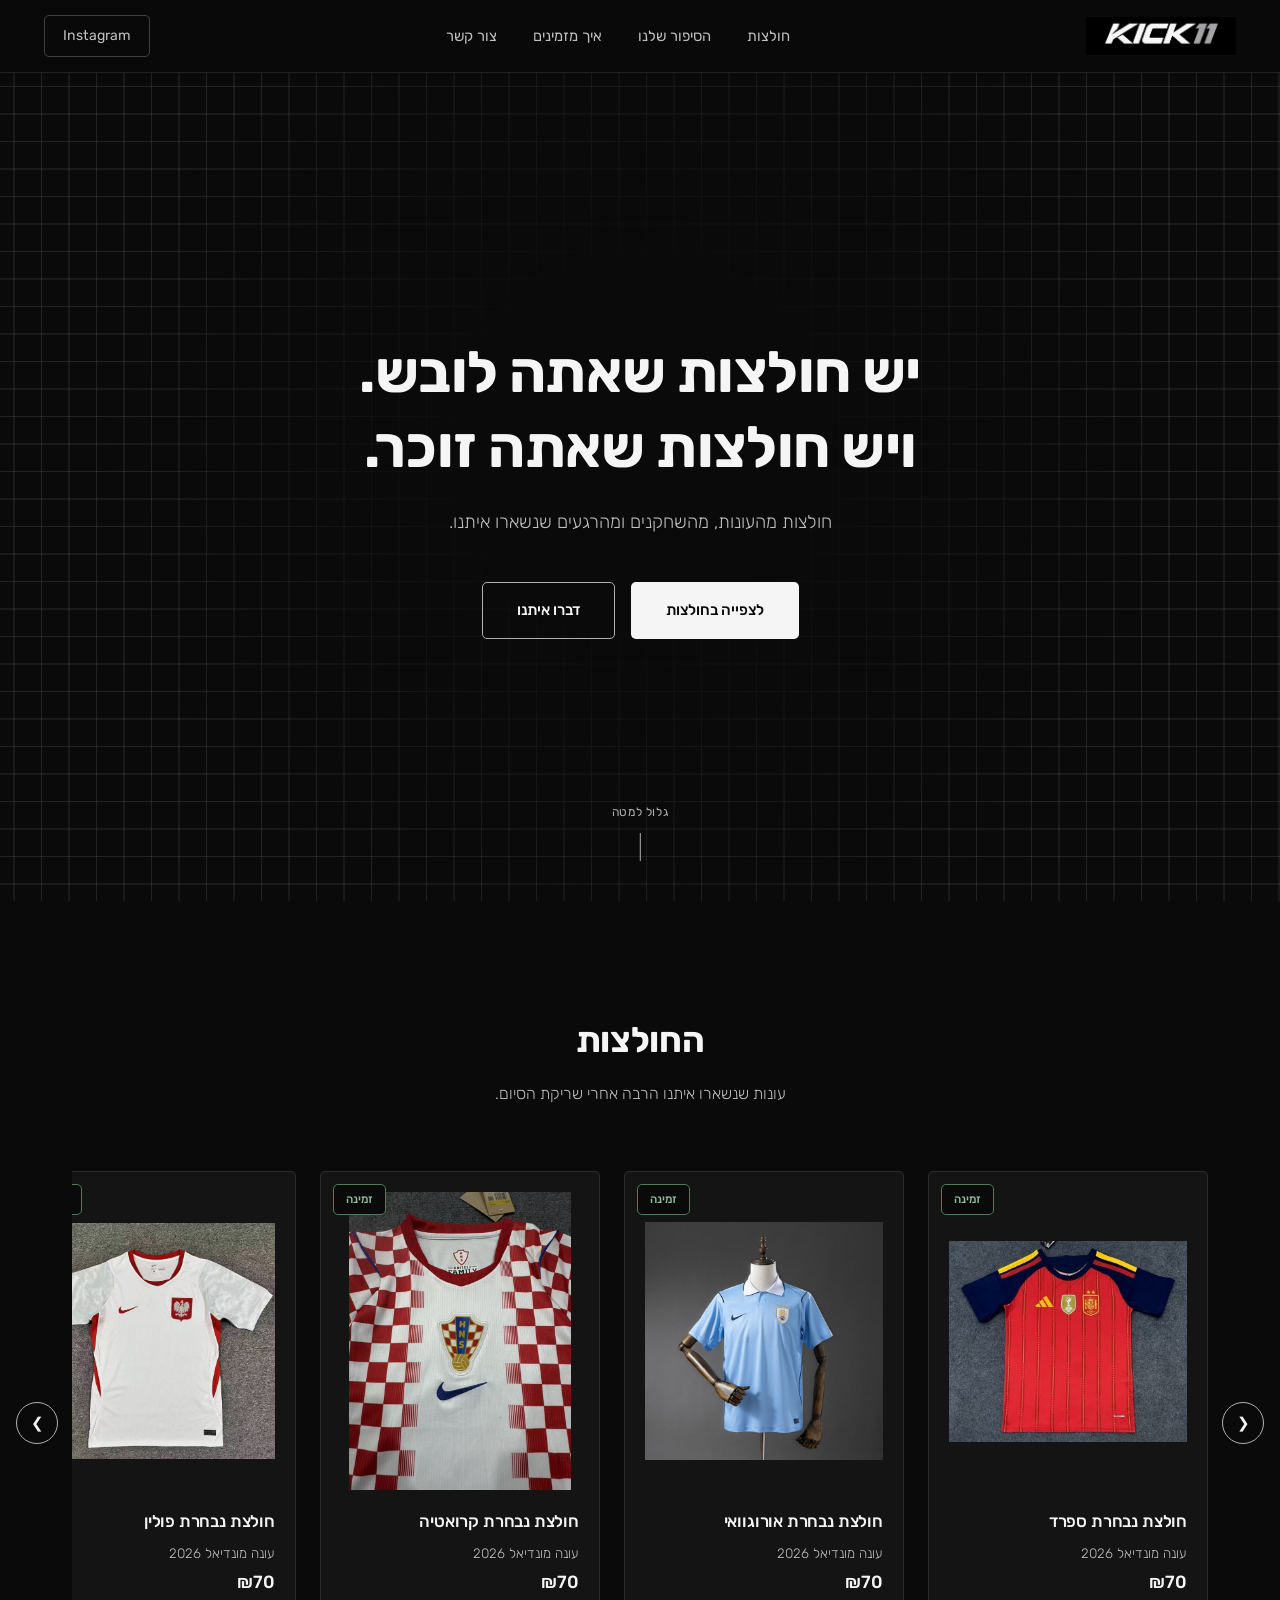
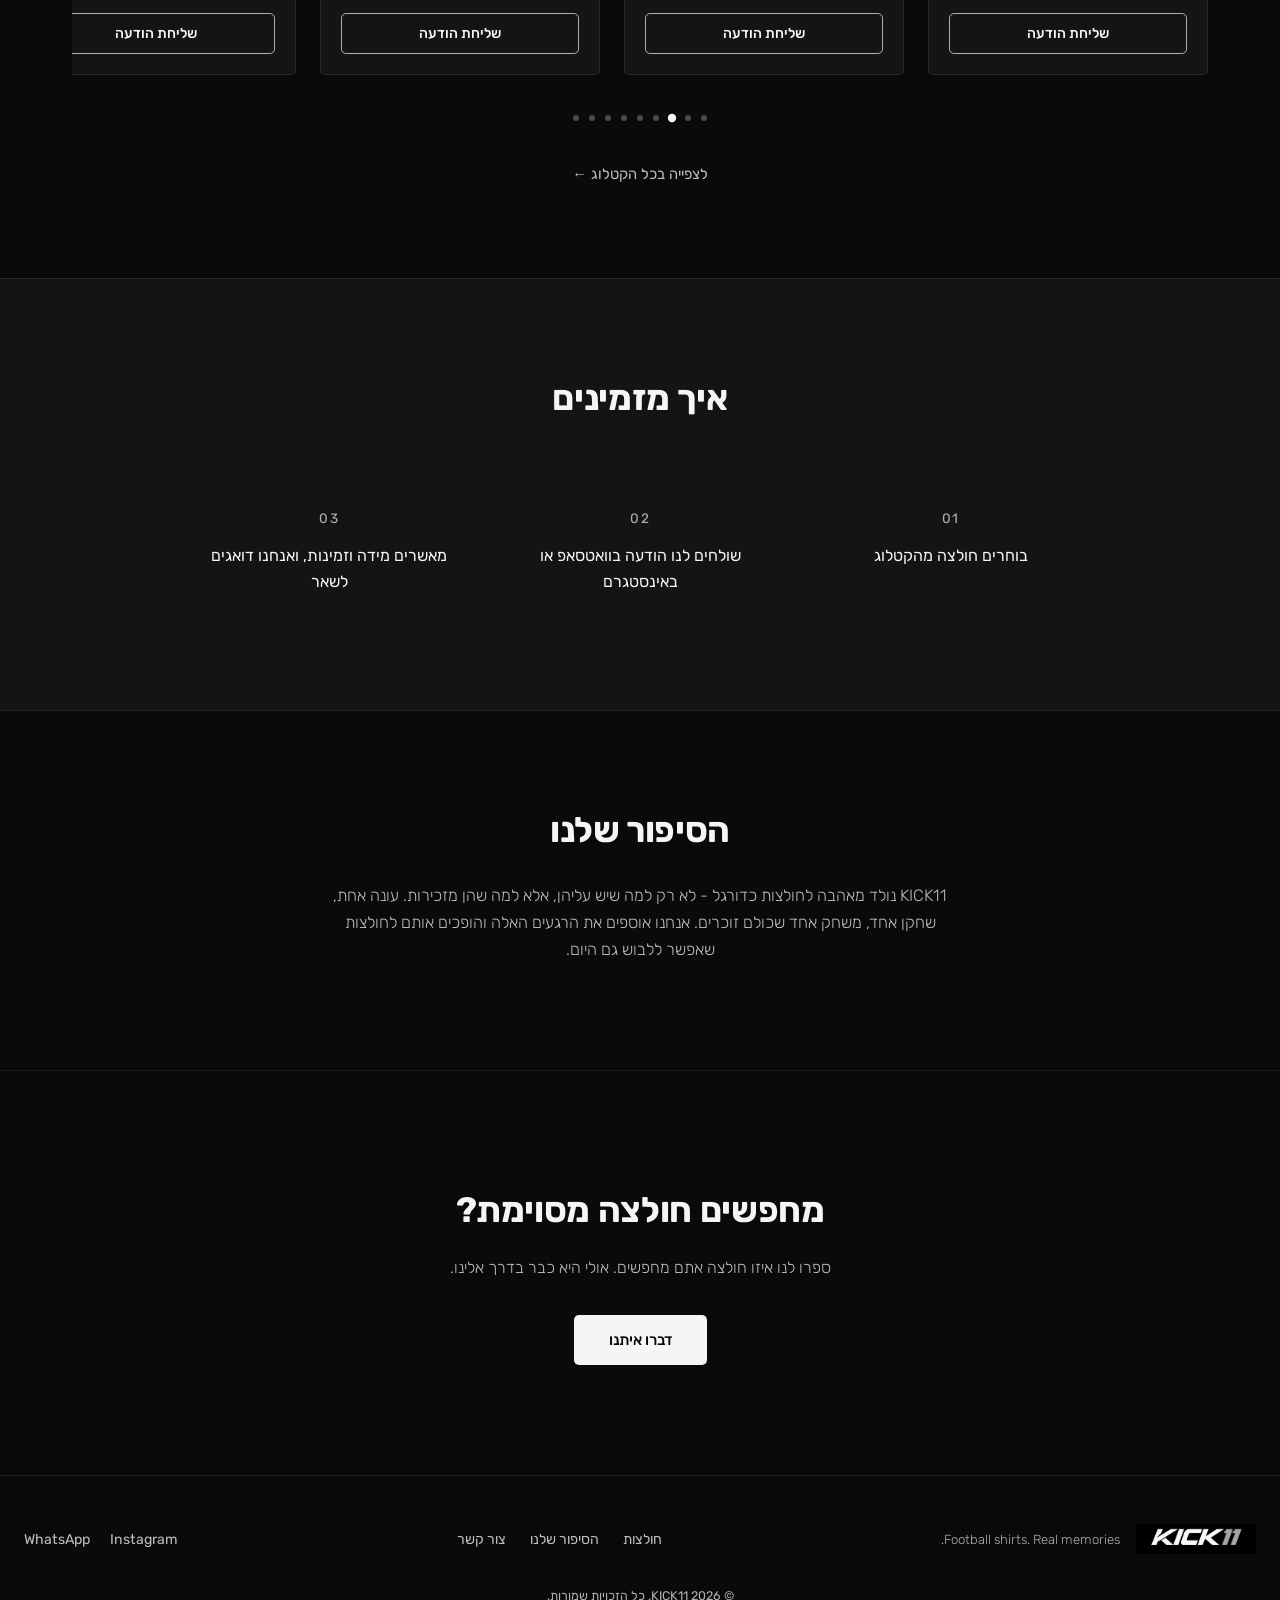
<file: index.html>
<!DOCTYPE html>
<html lang="he" dir="rtl">
<head>
<meta charset="UTF-8">
<meta name="viewport" content="width=device-width, initial-scale=1.0">
<title>KICK11 | חולצות כדורגל עם משמעות</title>
<meta name="description" content="KICK11 - חולצות מהעונות, מהשחקנים ומהרגעים שנשארו איתנו. מותג ישראלי לחובבי כדורגל.">
<link rel="icon" type="image/jpeg" href="assets/logo.jpg">
<link rel="preconnect" href="https://fonts.googleapis.com">
<link rel="preconnect" href="https://fonts.gstatic.com" crossorigin>
<link href="https://fonts.googleapis.com/css2?family=Rubik:wght@300;400;500;600;700;800&display=swap" rel="stylesheet">
<link rel="stylesheet" href="css/style.css">
</head>
<body>

<a class="skip-link" href="#main-content">דלג לתוכן הראשי</a>

<header class="site-header" id="site-header">
  <div class="header-inner">
    <a href="#top" class="brand" aria-label="KICK11 - דף הבית">
      <img src="assets/logo.jpg" alt="KICK11" class="brand-logo">
    </a>

    <nav class="main-nav" id="main-nav" aria-label="ניווט ראשי">
      <ul>
        <li><a href="#products">חולצות</a></li>
        <li><a href="#story">הסיפור שלנו</a></li>
        <li><a href="#how-to-order">איך מזמינים</a></li>
        <li><a href="#contact">צור קשר</a></li>
      </ul>
    </nav>

    <a class="header-instagram" href="https://www.instagram.com/kick.11_" target="_blank" rel="noopener" aria-label="KICK11 באינסטגרם">Instagram</a>

    <button class="hamburger" id="hamburger-btn" aria-expanded="false" aria-controls="mobile-nav" aria-label="פתיחת תפריט ניווט">
      <span></span><span></span><span></span>
    </button>
  </div>

  <nav class="mobile-nav" id="mobile-nav" aria-label="ניווט למובייל" hidden>
    <ul>
      <li><a href="#products">חולצות</a></li>
      <li><a href="#story">הסיפור שלנו</a></li>
      <li><a href="#how-to-order">איך מזמינים</a></li>
      <li><a href="#contact">צור קשר</a></li>
      <li><a href="https://www.instagram.com/kick.11_" target="_blank" rel="noopener">Instagram</a></li>
    </ul>
  </nav>
</header>

<main id="main-content">

  <section class="hero" id="top">
    <div class="hero-content">
      <h1 class="fade-in-up">יש חולצות שאתה לובש.<br>ויש חולצות שאתה זוכר.</h1>
      <p class="hero-tagline fade-in-up delay-1">חולצות מהעונות, מהשחקנים ומהרגעים שנשארו איתנו.</p>
      <div class="hero-ctas fade-in-up delay-2">
        <a href="#products" class="btn btn-primary">לצפייה בחולצות</a>
        <button class="btn btn-secondary" id="open-hero-modal">דברו איתנו</button>
      </div>
    </div>
    <a href="#products" class="scroll-hint" aria-label="גלול למטה לצפייה בחולצות">
      <span class="scroll-hint-text">גלול למטה</span>
      <span class="scroll-hint-line"></span>
    </a>
  </section>

  <section class="products-section" id="products" aria-labelledby="products-title">
    <div class="section-head">
      <h2 id="products-title">החולצות</h2>
      <p class="section-sub">עונות שנשארו איתנו הרבה אחרי שריקת הסיום.</p>
    </div>

    <div class="carousel-wrap">
      <button class="carousel-arrow carousel-arrow-prev" id="carousel-prev" aria-label="החולצה הקודמת">&#10094;</button>

      <div class="carousel" id="carousel" tabindex="0" role="region" aria-label="קרוסלת חולצות - השתמשו בחיצי המקלדת לניווט">
        <ul class="carousel-track" id="carousel-track"></ul>
      </div>

      <button class="carousel-arrow carousel-arrow-next" id="carousel-next" aria-label="החולצה הבאה">&#10095;</button>
    </div>

    <div class="carousel-dots" id="carousel-dots" role="tablist" aria-label="ניווט בין חולצות"></div>

    <div class="catalog-link-wrap">
      <a href="catalog.html" class="catalog-link">לצפייה בכל הקטלוג ←</a>
    </div>
  </section>

  <section class="how-section reveal" id="how-to-order" aria-labelledby="how-title">
    <div class="section-head">
      <h2 id="how-title">איך מזמינים</h2>
    </div>
    <ol class="how-steps">
      <li class="how-step">
        <span class="how-step-num">01</span>
        <p>בוחרים חולצה מהקטלוג</p>
      </li>
      <li class="how-step">
        <span class="how-step-num">02</span>
        <p>שולחים לנו הודעה בוואטסאפ או באינסטגרם</p>
      </li>
      <li class="how-step">
        <span class="how-step-num">03</span>
        <p>מאשרים מידה וזמינות, ואנחנו דואגים לשאר</p>
      </li>
    </ol>
  </section>

  <section class="story-section reveal" id="story" aria-labelledby="story-title">
    <div class="story-inner">
      <h2 id="story-title">הסיפור שלנו</h2>
      <p>KICK11 נולד מאהבה לחולצות כדורגל - לא רק למה שיש עליהן, אלא למה שהן מזכירות. עונה אחת, שחקן אחד, משחק אחד שכולם זוכרים. אנחנו אוספים את הרגעים האלה והופכים אותם לחולצות שאפשר ללבוש גם היום.</p>
    </div>
  </section>

  <section class="cta-section reveal" id="contact" aria-labelledby="cta-title">
    <div class="cta-inner">
      <h2 id="cta-title">מחפשים חולצה מסוימת?</h2>
      <p>ספרו לנו איזו חולצה אתם מחפשים. אולי היא כבר בדרך אלינו.</p>
      <button class="btn btn-primary" id="open-cta-modal">דברו איתנו</button>
    </div>
  </section>

</main>

<footer class="site-footer">
  <div class="footer-inner">
    <div class="footer-brand">
      <img src="assets/logo.jpg" alt="KICK11" class="footer-logo">
      <span class="footer-tagline">Football shirts. Real memories.</span>
    </div>

    <nav class="footer-nav" aria-label="ניווט בפוטר">
      <ul>
        <li><a href="#products">חולצות</a></li>
        <li><a href="#story">הסיפור שלנו</a></li>
        <li><a href="#contact">צור קשר</a></li>
      </ul>
    </nav>

    <div class="footer-social">
      <a href="https://www.instagram.com/kick.11_" target="_blank" rel="noopener" aria-label="עקבו אחרינו באינסטגרם">Instagram</a>
      <a href="https://wa.me/972553068678" target="_blank" rel="noopener" aria-label="דברו איתנו בוואטסאפ">WhatsApp</a>
    </div>
  </div>
  <p class="footer-copy">© 2026 KICK11. כל הזכויות שמורות.</p>
</footer>

<div class="modal-overlay" id="dm-modal" hidden>
  <div class="modal" role="dialog" aria-modal="true" aria-labelledby="dm-modal-title" id="modal-box">
    <button class="modal-close" id="modal-close-btn" aria-label="סגירת חלון">&times;</button>
    <h2 id="dm-modal-title">מתעניינים בחולצה?</h2>
    <p class="modal-desc">שלחו לנו הודעה ונחזור אליכם עם פרטים על החולצה והזמינות.</p>
    <div class="modal-links">
      <a id="modal-whatsapp-link" href="#" target="_blank" rel="noopener" class="btn btn-primary modal-link">WhatsApp</a>
      <a id="modal-instagram-link" href="https://www.instagram.com/kick.11_" target="_blank" rel="noopener" class="btn btn-secondary modal-link">Instagram</a>
    </div>
  </div>
</div>

<script src="js/main.js"></script>
</body>
</html>
</file>
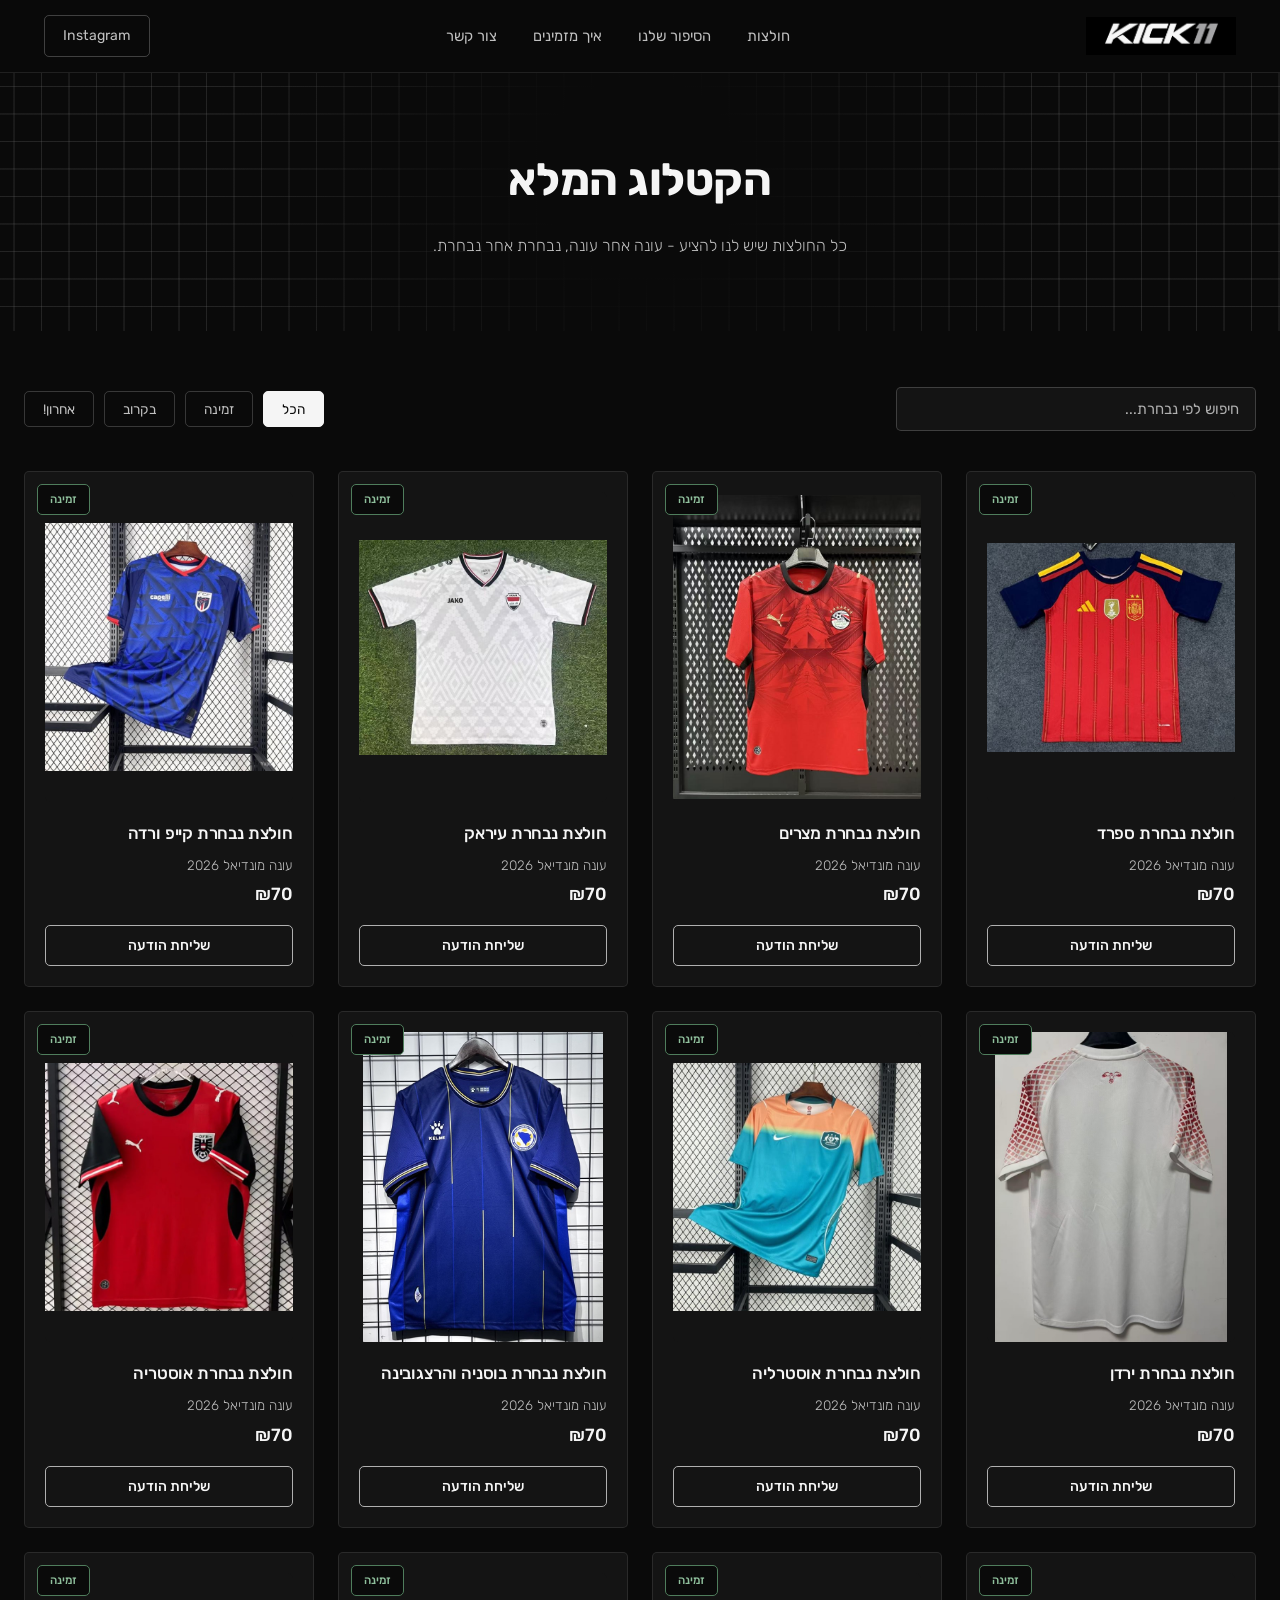
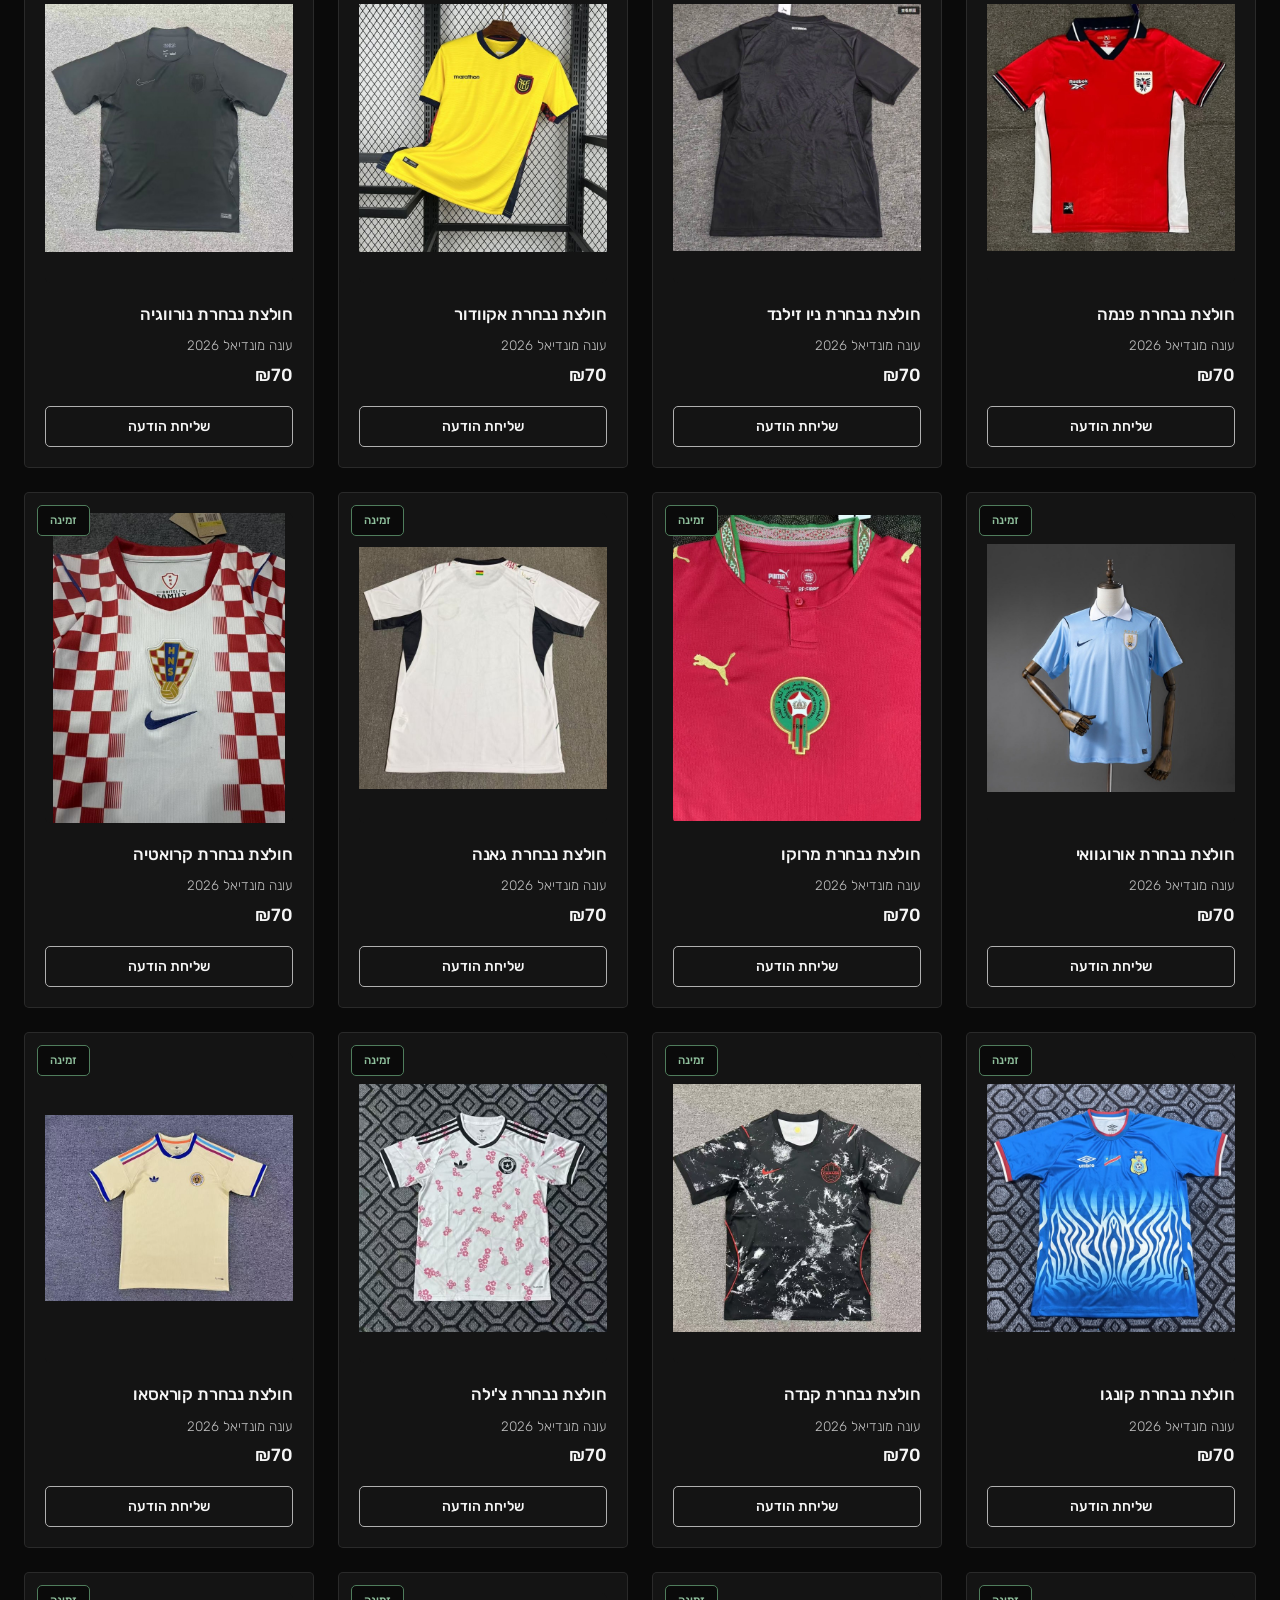
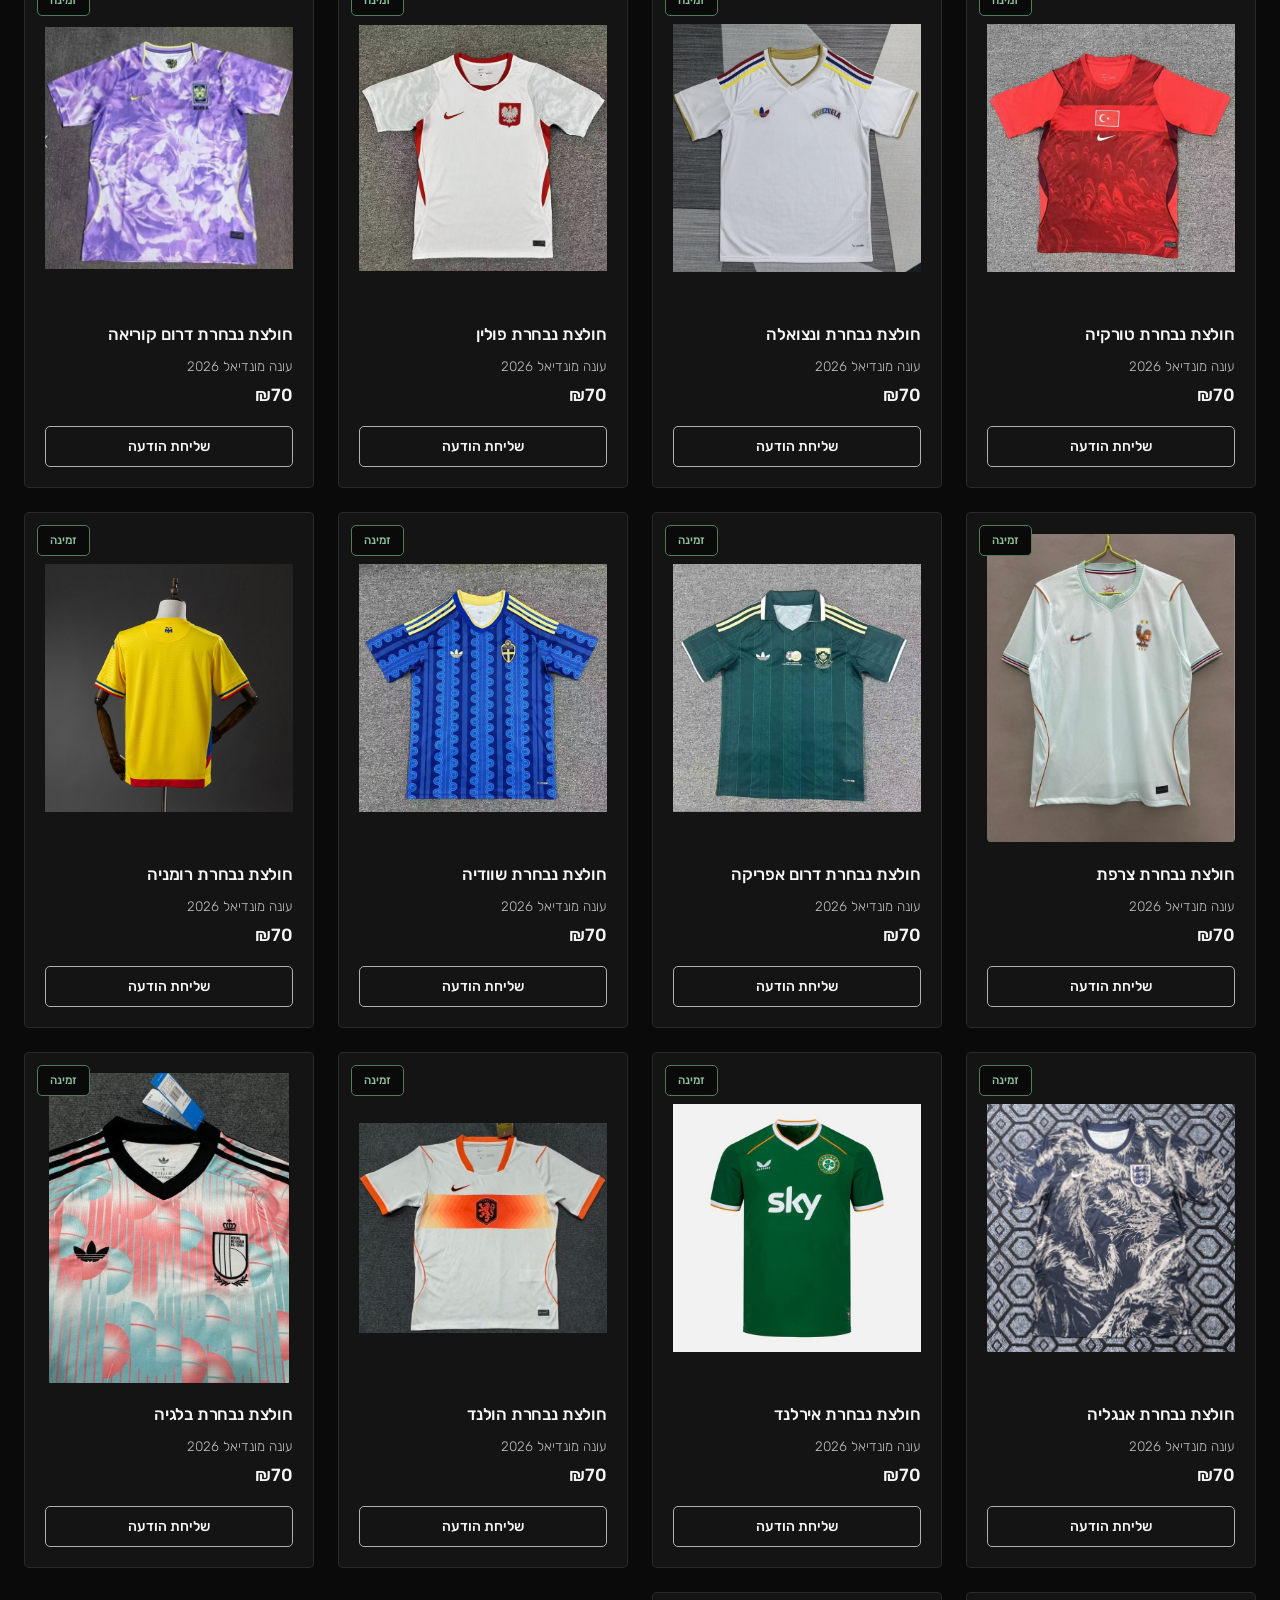
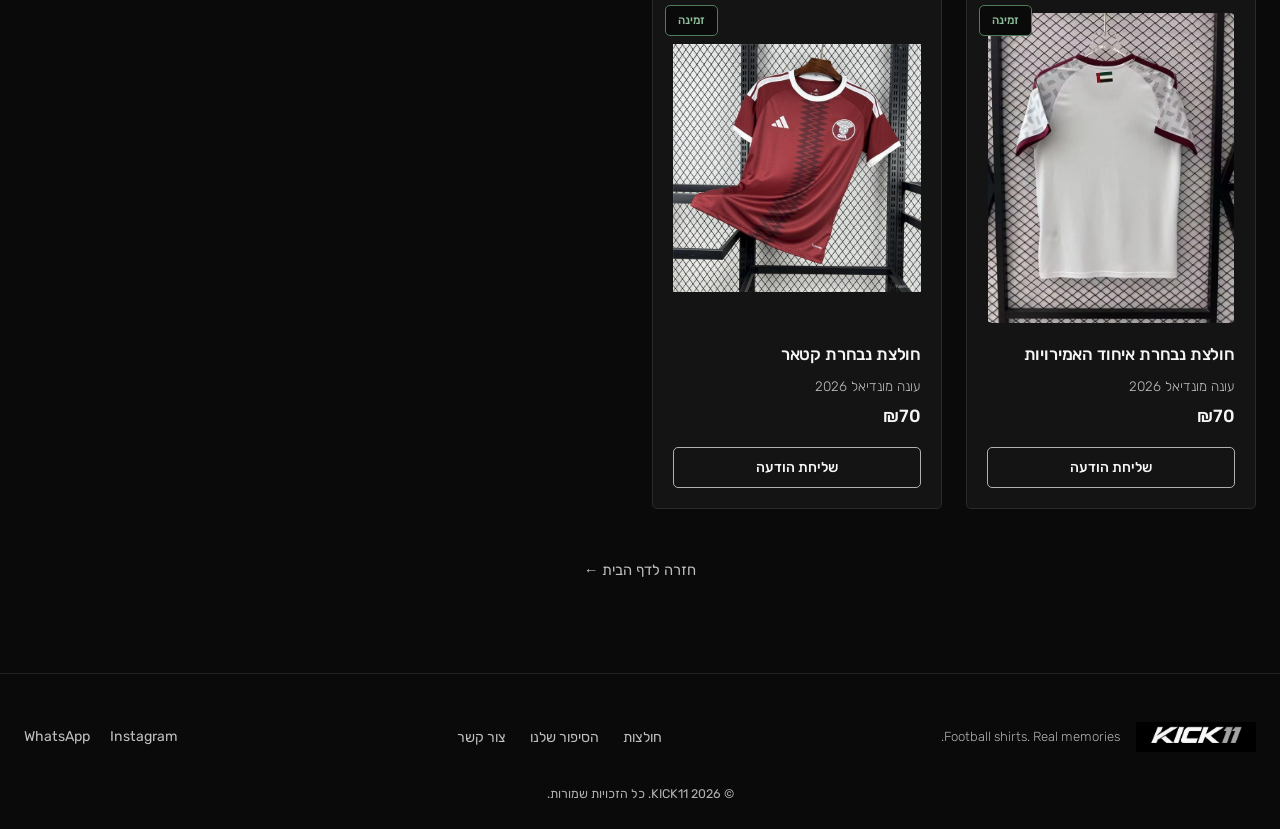
<file: catalog.html>
<!DOCTYPE html>
<html lang="he" dir="rtl">
<head>
<meta charset="UTF-8">
<meta name="viewport" content="width=device-width, initial-scale=1.0">
<title>הקטלוג המלא | KICK11</title>
<meta name="description" content="KICK11 - כל החולצות שיש לנו להציע, קטלוג מלא.">
<link rel="icon" type="image/jpeg" href="assets/logo.jpg">
<link rel="preconnect" href="https://fonts.googleapis.com">
<link rel="preconnect" href="https://fonts.gstatic.com" crossorigin>
<link href="https://fonts.googleapis.com/css2?family=Rubik:wght@300;400;500;600;700;800&display=swap" rel="stylesheet">
<link rel="stylesheet" href="css/style.css">
</head>
<body>

<a class="skip-link" href="#main-content">דלג לתוכן הראשי</a>

<header class="site-header" id="site-header">
  <div class="header-inner">
    <a href="index.html" class="brand" aria-label="KICK11 - דף הבית">
      <img src="assets/logo.jpg" alt="KICK11" class="brand-logo">
    </a>

    <nav class="main-nav" id="main-nav" aria-label="ניווט ראשי">
      <ul>
        <li><a href="catalog.html">חולצות</a></li>
        <li><a href="index.html#story">הסיפור שלנו</a></li>
        <li><a href="index.html#how-to-order">איך מזמינים</a></li>
        <li><a href="index.html#contact">צור קשר</a></li>
      </ul>
    </nav>

    <a class="header-instagram" href="https://www.instagram.com/kick.11_" target="_blank" rel="noopener" aria-label="KICK11 באינסטגרם">Instagram</a>

    <button class="hamburger" id="hamburger-btn" aria-expanded="false" aria-controls="mobile-nav" aria-label="פתיחת תפריט ניווט">
      <span></span><span></span><span></span>
    </button>
  </div>

  <nav class="mobile-nav" id="mobile-nav" aria-label="ניווט למובייל" hidden>
    <ul>
      <li><a href="catalog.html">חולצות</a></li>
      <li><a href="index.html#story">הסיפור שלנו</a></li>
      <li><a href="index.html#how-to-order">איך מזמינים</a></li>
      <li><a href="index.html#contact">צור קשר</a></li>
      <li><a href="https://www.instagram.com/kick.11_" target="_blank" rel="noopener">Instagram</a></li>
    </ul>
  </nav>
</header>

<main id="main-content">

  <section class="page-header">
    <div class="page-header-inner">
      <h1>הקטלוג המלא</h1>
      <p>כל החולצות שיש לנו להציע - עונה אחר עונה, נבחרת אחר נבחרת.</p>
    </div>
  </section>

  <section class="catalog-section" aria-labelledby="catalog-title">
    <h2 class="sr-only" id="catalog-title">כל החולצות</h2>

    <div class="catalog-controls">
      <label class="sr-only" for="catalog-search">חיפוש חולצה לפי שם</label>
      <input type="search" id="catalog-search" class="catalog-search" placeholder="חיפוש לפי נבחרת...">

      <div class="catalog-filters" role="group" aria-label="סינון לפי זמינות">
        <button type="button" class="filter-chip active" data-status="all">הכל</button>
        <button type="button" class="filter-chip" data-status="available">זמינה</button>
        <button type="button" class="filter-chip" data-status="coming-soon">בקרוב</button>
        <button type="button" class="filter-chip" data-status="last">אחרון!</button>
      </div>
    </div>

    <p class="catalog-empty" id="catalog-empty" hidden>לא נמצאו חולצות תואמות לחיפוש.</p>

    <ul class="catalog-grid" id="catalog-grid"></ul>

    <div class="back-to-top-wrap">
      <a href="index.html" class="catalog-link">חזרה לדף הבית ←</a>
    </div>
  </section>

</main>

<footer class="site-footer">
  <div class="footer-inner">
    <div class="footer-brand">
      <img src="assets/logo.jpg" alt="KICK11" class="footer-logo">
      <span class="footer-tagline">Football shirts. Real memories.</span>
    </div>

    <nav class="footer-nav" aria-label="ניווט בפוטר">
      <ul>
        <li><a href="catalog.html">חולצות</a></li>
        <li><a href="index.html#story">הסיפור שלנו</a></li>
        <li><a href="index.html#contact">צור קשר</a></li>
      </ul>
    </nav>

    <div class="footer-social">
      <a href="https://www.instagram.com/kick.11_" target="_blank" rel="noopener" aria-label="עקבו אחרינו באינסטגרם">Instagram</a>
      <a href="https://wa.me/972553068678" target="_blank" rel="noopener" aria-label="דברו איתנו בוואטסאפ">WhatsApp</a>
    </div>
  </div>
  <p class="footer-copy">© 2026 KICK11. כל הזכויות שמורות.</p>
</footer>

<div class="modal-overlay" id="dm-modal" hidden>
  <div class="modal" role="dialog" aria-modal="true" aria-labelledby="dm-modal-title" id="modal-box">
    <button class="modal-close" id="modal-close-btn" aria-label="סגירת חלון">&times;</button>
    <h2 id="dm-modal-title">מתעניינים בחולצה?</h2>
    <p class="modal-desc">שלחו לנו הודעה ונחזור אליכם עם פרטים על החולצה והזמינות.</p>
    <div class="modal-links">
      <a id="modal-whatsapp-link" href="#" target="_blank" rel="noopener" class="btn btn-primary modal-link">WhatsApp</a>
      <a id="modal-instagram-link" href="https://www.instagram.com/kick.11_" target="_blank" rel="noopener" class="btn btn-secondary modal-link">Instagram</a>
    </div>
  </div>
</div>

<script src="js/main.js"></script>
</body>
</html>
</file>
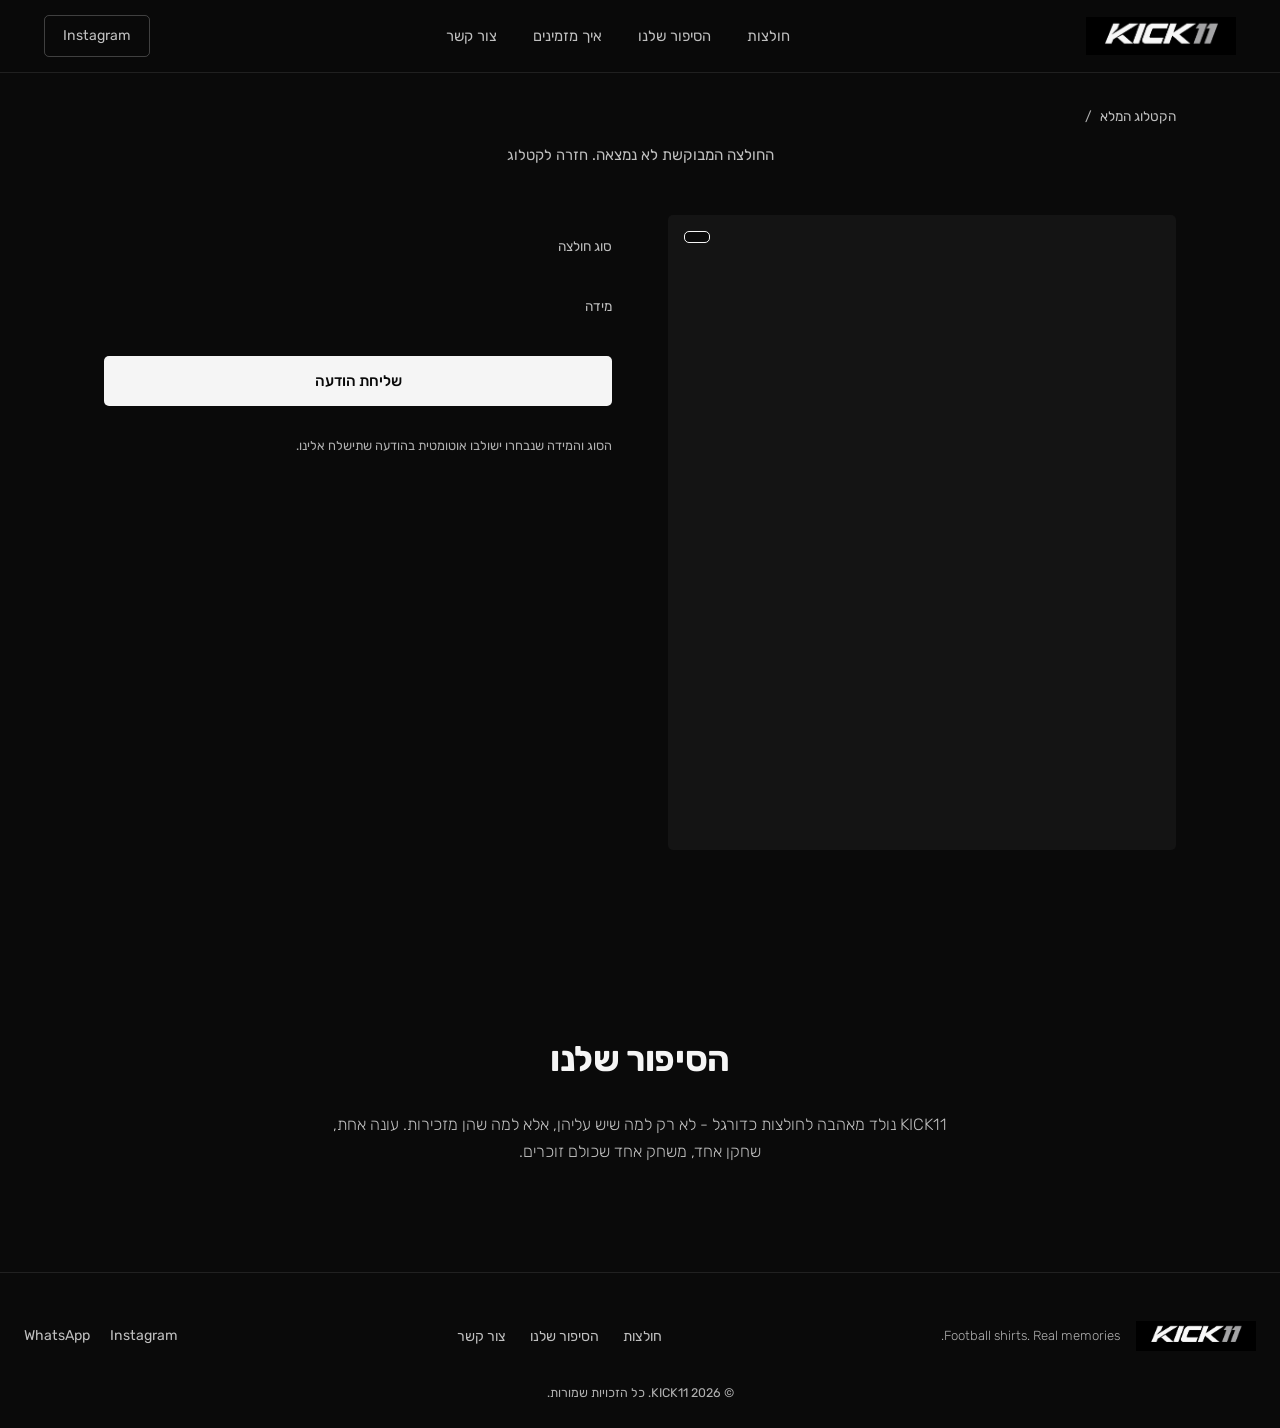
<file: product.html>
<!DOCTYPE html>
<html lang="he" dir="rtl">
<head>
<meta charset="UTF-8">
<meta name="viewport" content="width=device-width, initial-scale=1.0">
<title>חולצה | KICK11</title>
<meta name="description" content="KICK11 - פרטי חולצה, בחירת מידה ויצירת קשר.">
<link rel="icon" type="image/jpeg" href="assets/logo.jpg">
<link rel="preconnect" href="https://fonts.googleapis.com">
<link rel="preconnect" href="https://fonts.gstatic.com" crossorigin>
<link href="https://fonts.googleapis.com/css2?family=Rubik:wght@300;400;500;600;700;800&display=swap" rel="stylesheet">
<link rel="stylesheet" href="css/style.css">
</head>
<body>

<a class="skip-link" href="#main-content">דלג לתוכן הראשי</a>

<header class="site-header" id="site-header">
  <div class="header-inner">
    <a href="index.html" class="brand" aria-label="KICK11 - דף הבית">
      <img src="assets/logo.jpg" alt="KICK11" class="brand-logo">
    </a>

    <nav class="main-nav" id="main-nav" aria-label="ניווט ראשי">
      <ul>
        <li><a href="catalog.html">חולצות</a></li>
        <li><a href="index.html#story">הסיפור שלנו</a></li>
        <li><a href="index.html#how-to-order">איך מזמינים</a></li>
        <li><a href="index.html#contact">צור קשר</a></li>
      </ul>
    </nav>

    <a class="header-instagram" href="https://www.instagram.com/kick.11_" target="_blank" rel="noopener" aria-label="KICK11 באינסטגרם">Instagram</a>

    <button class="hamburger" id="hamburger-btn" aria-expanded="false" aria-controls="mobile-nav" aria-label="פתיחת תפריט ניווט">
      <span></span><span></span><span></span>
    </button>
  </div>

  <nav class="mobile-nav" id="mobile-nav" aria-label="ניווט למובייל" hidden>
    <ul>
      <li><a href="catalog.html">חולצות</a></li>
      <li><a href="index.html#story">הסיפור שלנו</a></li>
      <li><a href="index.html#how-to-order">איך מזמינים</a></li>
      <li><a href="index.html#contact">צור קשר</a></li>
      <li><a href="https://www.instagram.com/kick.11_" target="_blank" rel="noopener">Instagram</a></li>
    </ul>
  </nav>
</header>

<main id="main-content">

  <nav class="product-breadcrumb reveal" aria-label="נתיב ניווט">
    <a href="catalog.html">הקטלוג המלא</a>
    <span aria-hidden="true">/</span>
    <span id="product-breadcrumb-current"></span>
  </nav>

  <div id="product-loading" class="product-loading">טוען חולצה...</div>
  <p id="product-not-found" class="products-error" hidden>החולצה המבוקשת לא נמצאה. <a href="catalog.html" class="catalog-link">חזרה לקטלוג</a></p>

  <section class="product-detail reveal" id="product-detail" hidden aria-labelledby="product-detail-title">
    <div class="product-detail-media">
      <span class="badge" id="product-badge"></span>
      <div class="product-detail-image" id="product-detail-image"></div>
    </div>

    <div class="product-detail-info">
      <h1 id="product-detail-title"></h1>
      <p class="product-detail-season" id="product-detail-season"></p>
      <p class="product-detail-price" id="product-detail-price"></p>
      <p class="product-detail-stock" id="product-detail-stock" hidden></p>

      <div class="product-option-group">
        <span class="product-option-label" id="product-type-label">סוג חולצה</span>
        <div class="product-options" id="product-type-options" role="group" aria-labelledby="product-type-label"></div>
      </div>

      <div class="product-option-group">
        <span class="product-option-label" id="product-size-label">מידה</span>
        <div class="product-options" id="product-size-options" role="group" aria-labelledby="product-size-label"></div>
      </div>

      <button class="btn btn-primary product-dm-btn" id="product-dm-btn" type="button">שליחת הודעה</button>

      <p class="product-detail-note">הסוג והמידה שנבחרו ישולבו אוטומטית בהודעה שתישלח אלינו.</p>
    </div>
  </section>

  <section class="story-section reveal" aria-labelledby="product-story-title">
    <div class="story-inner">
      <h2 id="product-story-title">הסיפור שלנו</h2>
      <p>KICK11 נולד מאהבה לחולצות כדורגל - לא רק למה שיש עליהן, אלא למה שהן מזכירות. עונה אחת, שחקן אחד, משחק אחד שכולם זוכרים.</p>
    </div>
  </section>

</main>

<footer class="site-footer">
  <div class="footer-inner">
    <div class="footer-brand">
      <img src="assets/logo.jpg" alt="KICK11" class="footer-logo">
      <span class="footer-tagline">Football shirts. Real memories.</span>
    </div>

    <nav class="footer-nav" aria-label="ניווט בפוטר">
      <ul>
        <li><a href="catalog.html">חולצות</a></li>
        <li><a href="index.html#story">הסיפור שלנו</a></li>
        <li><a href="index.html#contact">צור קשר</a></li>
      </ul>
    </nav>

    <div class="footer-social">
      <a href="https://www.instagram.com/kick.11_" target="_blank" rel="noopener" aria-label="עקבו אחרינו באינסטגרם">Instagram</a>
      <a href="https://wa.me/972553068678" target="_blank" rel="noopener" aria-label="דברו איתנו בוואטסאפ">WhatsApp</a>
    </div>
  </div>
  <p class="footer-copy">© 2026 KICK11. כל הזכויות שמורות.</p>
</footer>

<div class="modal-overlay" id="dm-modal" hidden>
  <div class="modal" role="dialog" aria-modal="true" aria-labelledby="dm-modal-title" id="modal-box">
    <button class="modal-close" id="modal-close-btn" aria-label="סגירת חלון">&times;</button>
    <h2 id="dm-modal-title">מתעניינים בחולצה?</h2>
    <p class="modal-desc">שלחו לנו הודעה ונחזור אליכם עם פרטים על החולצה והזמינות.</p>
    <div class="modal-links">
      <a id="modal-whatsapp-link" href="#" target="_blank" rel="noopener" class="btn btn-primary modal-link">WhatsApp</a>
      <a id="modal-instagram-link" href="https://www.instagram.com/kick.11_" target="_blank" rel="noopener" class="btn btn-secondary modal-link">Instagram</a>
    </div>
  </div>
</div>

<script src="js/main.js"></script>
</body>
</html>
</file>
<file: css/style.css>
/* ===== Variables ===== */
:root {
  --black-950: #0a0a0a;
  --black-900: #141414;
  --white: #f5f5f5;
  --silver: #c0c0c0;
  --silver-dark: #b0b0b0;
  --status-available: #4f7d5c;
  --status-soon: #6b6b6b;
  --status-last: #a14b45;
  --radius: 5px;
  --font: 'Rubik', 'Arial', sans-serif;
  --transition: 0.25s ease;
  --header-h: 72px;
}

* { box-sizing: border-box; }

html {
  scroll-behavior: smooth;
  scroll-padding-top: var(--header-h);
}

body {
  margin: 0;
  font-family: var(--font);
  background: var(--black-950);
  color: var(--white);
  line-height: 1.65;
  -webkit-font-smoothing: antialiased;
}

img { max-width: 100%; display: block; }

a {
  color: inherit;
  text-decoration: none;
}

ul, ol { list-style: none; margin: 0; padding: 0; }

h1, h2, h3 { font-weight: 700; margin: 0; letter-spacing: -0.01em; }

.sr-only {
  position: absolute;
  width: 1px;
  height: 1px;
  padding: 0;
  margin: -1px;
  overflow: hidden;
  clip: rect(0, 0, 0, 0);
  white-space: nowrap;
  border: 0;
}

/* ===== Skip link ===== */
.skip-link {
  position: fixed;
  top: 16px;
  right: 16px;
  transform: translateY(-150%);
  background: var(--white);
  color: var(--black-950);
  padding: 12px 20px;
  border-radius: var(--radius);
  z-index: 200;
  font-weight: 600;
  transition: transform var(--transition);
}
.skip-link:focus {
  transform: translateY(0);
}

/* ===== Buttons ===== */
.btn {
  display: inline-block;
  padding: 15px 34px;
  border-radius: var(--radius);
  font-weight: 500;
  font-size: 0.95rem;
  border: 1px solid transparent;
  cursor: pointer;
  transition: background var(--transition), border-color var(--transition), opacity var(--transition), color var(--transition);
  text-align: center;
  font-family: var(--font);
}
.btn:focus-visible {
  outline: 1px solid var(--silver);
  outline-offset: 3px;
}

.btn-primary {
  background: var(--white);
  color: var(--black-950);
}
.btn-primary:hover { background: var(--silver); }

.btn-secondary {
  background: transparent;
  color: var(--white);
  border-color: var(--silver-dark);
}
.btn-secondary:hover {
  background: rgba(245, 245, 245, 0.06);
  border-color: var(--white);
}

.btn-dm {
  width: 100%;
  background: transparent;
  border: 1px solid var(--silver-dark);
  color: var(--white);
  padding: 11px 20px;
  font-size: 0.88rem;
  font-family: var(--font);
  border-radius: var(--radius);
  cursor: pointer;
  transition: background var(--transition), color var(--transition), opacity var(--transition);
}
.btn-dm:hover:not(:disabled) {
  background: var(--white);
  color: var(--black-950);
}
.btn-dm:disabled {
  opacity: 0.35;
  cursor: not-allowed;
}

/* ===== Header ===== */
.site-header {
  position: sticky;
  top: 0;
  z-index: 100;
  background: rgba(10, 10, 10, 0.92);
  backdrop-filter: blur(8px);
  border-bottom: 1px solid rgba(192, 192, 192, 0.12);
}

.header-inner {
  max-width: 1240px;
  margin: 0 auto;
  height: var(--header-h);
  display: flex;
  align-items: center;
  justify-content: space-between;
  padding: 0 24px;
}

.brand { display: flex; align-items: center; }
.brand-logo {
  width: 150px;
  height: 38px;
  object-fit: cover;
  object-position: center;
}

.main-nav ul {
  display: flex;
  gap: 36px;
}
.main-nav a {
  font-size: 0.92rem;
  font-weight: 400;
  color: var(--silver);
  transition: color var(--transition);
  position: relative;
}
.main-nav a:hover { color: var(--white); }
.main-nav a::after {
  content: '';
  position: absolute;
  bottom: -6px;
  right: 0;
  width: 0;
  height: 1px;
  background: var(--white);
  transition: width var(--transition);
}
.main-nav a:hover::after { width: 100%; }

.header-instagram {
  font-size: 0.88rem;
  color: var(--silver);
  border: 1px solid rgba(192, 192, 192, 0.3);
  border-radius: var(--radius);
  padding: 8px 18px;
  transition: color var(--transition), border-color var(--transition);
}
.header-instagram:hover {
  color: var(--white);
  border-color: var(--white);
}

.hamburger {
  display: none;
  flex-direction: column;
  justify-content: center;
  gap: 5px;
  width: 40px;
  height: 40px;
  background: none;
  border: none;
  cursor: pointer;
  padding: 0;
}
.hamburger span {
  display: block;
  width: 22px;
  height: 1.5px;
  background: var(--white);
  margin: 0 auto;
  transition: transform var(--transition), opacity var(--transition);
}
.hamburger[aria-expanded="true"] span:nth-child(1) {
  transform: translateY(6.5px) rotate(45deg);
}
.hamburger[aria-expanded="true"] span:nth-child(2) { opacity: 0; }
.hamburger[aria-expanded="true"] span:nth-child(3) {
  transform: translateY(-6.5px) rotate(-45deg);
}

.mobile-nav {
  border-top: 1px solid rgba(192, 192, 192, 0.12);
  background: var(--black-900);
  overflow: hidden;
  max-height: 0;
  transition: max-height 0.3s ease;
}
.mobile-nav.open { max-height: 400px; }
.mobile-nav ul {
  display: flex;
  flex-direction: column;
  padding: 8px 24px 16px;
}
.mobile-nav a {
  display: block;
  padding: 14px 0;
  font-size: 1rem;
  color: var(--white);
  border-bottom: 1px solid rgba(192, 192, 192, 0.08);
}

/* ===== Hero ===== */
.hero {
  --grid-color: rgba(114, 114, 114, 0.25);
  min-height: calc(100vh - var(--header-h));
  display: flex;
  flex-direction: column;
  align-items: center;
  justify-content: center;
  text-align: center;
  padding: 60px 24px;
  position: relative;
  overflow: hidden;
  background-color: var(--black-950);
  background-image:
    linear-gradient(0deg, transparent 24%, var(--grid-color) 25%, var(--grid-color) 26%, transparent 27%, transparent 74%, var(--grid-color) 75%, var(--grid-color) 76%, transparent 77%, transparent),
    linear-gradient(90deg, transparent 24%, var(--grid-color) 25%, var(--grid-color) 26%, transparent 27%, transparent 74%, var(--grid-color) 75%, var(--grid-color) 76%, transparent 77%, transparent);
  background-size: 55px 55px;
}
.hero::before {
  content: '';
  position: absolute;
  inset: 0;
  background: radial-gradient(circle at 50% 45%, var(--black-950) 0%, var(--black-950) 22%, transparent 68%);
  pointer-events: none;
}

.hero-content { max-width: 700px; position: relative; z-index: 1; }
.hero .scroll-hint { z-index: 1; }

.hero h1 {
  font-size: clamp(2.1rem, 5.2vw, 3.6rem);
  line-height: 1.3;
  margin-bottom: 22px;
}

.hero-tagline {
  font-size: clamp(1rem, 2vw, 1.15rem);
  color: var(--silver);
  margin-bottom: 44px;
  font-weight: 300;
}

.hero-ctas {
  display: flex;
  gap: 16px;
  justify-content: center;
  flex-wrap: wrap;
}

.fade-in-up {
  opacity: 0;
  transform: translateY(20px);
  animation: fadeInUp 0.7s ease forwards;
}
.delay-1 { animation-delay: 0.15s; }
.delay-2 { animation-delay: 0.3s; }

@keyframes fadeInUp {
  to { opacity: 1; transform: translateY(0); }
}

.scroll-hint {
  position: absolute;
  bottom: 40px;
  left: 50%;
  transform: translateX(-50%);
  display: flex;
  flex-direction: column;
  align-items: center;
  gap: 10px;
}
.scroll-hint-text {
  font-size: 0.75rem;
  color: var(--silver-dark);
  letter-spacing: 0.05em;
}
.scroll-hint-line {
  width: 1px;
  height: 28px;
  background: var(--silver-dark);
  position: relative;
  overflow: hidden;
}
.scroll-hint-line::after {
  content: '';
  position: absolute;
  top: -28px;
  right: 0;
  width: 100%;
  height: 100%;
  background: var(--white);
  animation: scrollLine 1.8s ease infinite;
}
@keyframes scrollLine {
  0% { top: -28px; }
  100% { top: 28px; }
}

@media (prefers-reduced-motion: reduce) {
  .fade-in-up { animation: none; opacity: 1; transform: none; }
  .scroll-hint-line::after { animation: none; }
  html { scroll-behavior: auto; }
}

/* ===== Section head ===== */
.section-head {
  text-align: center;
  max-width: 620px;
  margin: 0 auto 56px;
  padding: 0 24px;
}
.section-head h2 { font-size: clamp(1.7rem, 3.6vw, 2.2rem); }
.section-sub { color: var(--silver); margin-top: 12px; font-weight: 300; }

/* ===== Products / Carousel ===== */
.products-section {
  padding: 110px 0 90px;
}

.carousel-wrap {
  display: flex;
  align-items: center;
  gap: 14px;
  max-width: 1280px;
  margin: 0 auto;
  padding: 0 16px;
}

.carousel {
  overflow-x: auto;
  scroll-snap-type: x mandatory;
  scroll-behavior: smooth;
  flex: 1;
  outline: none;
  scrollbar-width: thin;
}
.carousel:focus-visible {
  box-shadow: 0 0 0 1px var(--silver) inset;
}
.carousel::-webkit-scrollbar { height: 4px; }
.carousel::-webkit-scrollbar-thumb {
  background: var(--silver-dark);
  border-radius: 3px;
}

.carousel-track {
  display: flex;
  gap: 24px;
  padding: 8px;
}

.product-card {
  scroll-snap-align: start;
  flex: 0 0 280px;
  background: var(--black-900);
  border: 1px solid rgba(192, 192, 192, 0.12);
  border-radius: var(--radius);
  padding: 20px;
  position: relative;
  transition: transform var(--transition), border-color var(--transition), border-radius var(--transition), background var(--transition), box-shadow var(--transition);
}
.product-card:hover {
  transform: translateY(-4px);
  border-color: transparent;
  border-radius: 30px;
  background: #212121;
  box-shadow: 15px 15px 30px rgb(25, 25, 25), -15px -15px 30px rgb(60, 60, 60);
}

.product-image {
  aspect-ratio: 4 / 5;
  border-radius: var(--radius);
  margin-bottom: 18px;
  position: relative;
  overflow: hidden;
  background: var(--black-900);
  transition: border-radius var(--transition);
}
.product-image img {
  width: 100%;
  height: 100%;
  object-fit: contain;
  display: block;
}
.product-image-placeholder {
  --grid-color: rgba(114, 114, 114, 0.3);
  background-color: #191a1a;
  background-image:
    linear-gradient(0deg, transparent 24%, var(--grid-color) 25%, var(--grid-color) 26%, transparent 27%, transparent 74%, var(--grid-color) 75%, var(--grid-color) 76%, transparent 77%, transparent),
    linear-gradient(90deg, transparent 24%, var(--grid-color) 25%, var(--grid-color) 26%, transparent 27%, transparent 74%, var(--grid-color) 75%, var(--grid-color) 76%, transparent 77%, transparent);
  background-size: 55px 55px;
}
.product-card:hover .product-image {
  border-radius: 22px;
}

.badge {
  position: absolute;
  top: 12px;
  left: 12px;
  padding: 5px 12px;
  border-radius: var(--radius);
  font-size: 0.72rem;
  font-weight: 500;
  z-index: 1;
  background: var(--black-950);
  border: 1px solid;
}
.badge-available { color: #8fbf9c; border-color: var(--status-available); }
.badge-coming-soon { color: var(--silver); border-color: var(--status-soon); }
.badge-last { color: #d99a95; border-color: var(--status-last); }

.product-name {
  font-size: 1.05rem;
  font-weight: 500;
  margin-bottom: 6px;
}
.product-season {
  color: var(--silver);
  font-size: 0.85rem;
  margin: 0 0 4px;
  font-weight: 300;
}
.product-stock {
  color: var(--silver-dark);
  font-size: 0.78rem;
  margin: 0 0 10px;
}
.product-price {
  font-size: 1.1rem;
  font-weight: 500;
  margin: 0 0 16px;
}

.carousel-arrow {
  flex: 0 0 auto;
  width: 42px;
  height: 42px;
  border-radius: 50%;
  border: 1px solid var(--silver-dark);
  background: transparent;
  color: var(--white);
  font-size: 0.95rem;
  cursor: pointer;
  transition: background var(--transition), color var(--transition);
}
.carousel-arrow:hover {
  background: var(--white);
  color: var(--black-950);
}
.carousel-arrow:focus-visible {
  outline: 1px solid var(--silver);
  outline-offset: 2px;
}

.carousel-dots {
  display: flex;
  justify-content: center;
  gap: 10px;
  margin-top: 32px;
}

.products-error {
  text-align: center;
  color: var(--silver);
  font-size: 0.95rem;
  padding: 0 24px;
}
.carousel-dot {
  width: 6px;
  height: 6px;
  border-radius: 50%;
  border: none;
  background: var(--silver-dark);
  opacity: 0.4;
  cursor: pointer;
  transition: opacity var(--transition), transform var(--transition);
  padding: 0;
}
.carousel-dot.active {
  opacity: 1;
  transform: scale(1.4);
  background: var(--white);
}
.carousel-dot:focus-visible {
  outline: 1px solid var(--silver);
  outline-offset: 2px;
}

.catalog-link-wrap {
  text-align: center;
  margin-top: 40px;
}
.catalog-link {
  font-size: 0.92rem;
  color: var(--silver);
  border-bottom: 1px solid transparent;
  padding-bottom: 2px;
  transition: color var(--transition), border-color var(--transition);
}
.catalog-link:hover {
  color: var(--white);
  border-color: var(--silver-dark);
}

/* ===== How to order ===== */
.how-section {
  padding: 90px 24px;
  background: var(--black-900);
  border-top: 1px solid rgba(192, 192, 192, 0.1);
  border-bottom: 1px solid rgba(192, 192, 192, 0.1);
}
.how-steps {
  max-width: 900px;
  margin: 0 auto;
  display: grid;
  grid-template-columns: repeat(3, 1fr);
  gap: 32px;
}
.how-step {
  text-align: center;
  padding: 24px 16px;
}
.how-step-num {
  display: block;
  font-size: 0.85rem;
  color: var(--silver-dark);
  margin-bottom: 14px;
  letter-spacing: 0.1em;
}
.how-step p {
  font-size: 1rem;
  margin: 0;
}

/* ===== Story ===== */
.story-section {
  padding: 90px 24px;
}
.story-inner {
  max-width: 640px;
  margin: 0 auto;
  text-align: center;
}
.story-inner h2 {
  font-size: clamp(1.7rem, 3.6vw, 2.2rem);
  margin-bottom: 24px;
}
.story-inner p {
  color: var(--silver);
  font-size: 1.02rem;
  font-weight: 300;
}

/* ===== CTA section ===== */
.cta-section {
  padding: 110px 24px;
  text-align: center;
  border-top: 1px solid rgba(192, 192, 192, 0.1);
}
.cta-inner { max-width: 540px; margin: 0 auto; }
.cta-inner h2 {
  font-size: clamp(1.7rem, 3.6vw, 2.2rem);
  margin-bottom: 16px;
}
.cta-inner p {
  color: var(--silver);
  margin-bottom: 34px;
  font-weight: 300;
}

/* ===== Footer ===== */
.site-footer {
  border-top: 1px solid rgba(192, 192, 192, 0.12);
  padding: 48px 24px 24px;
}
.footer-inner {
  max-width: 1240px;
  margin: 0 auto;
  display: flex;
  flex-wrap: wrap;
  gap: 24px;
  align-items: center;
  justify-content: space-between;
}
.footer-brand {
  display: flex;
  align-items: center;
  gap: 16px;
}
.footer-logo {
  width: 120px;
  height: 30px;
  object-fit: cover;
  object-position: center;
}
.footer-tagline {
  font-size: 0.82rem;
  color: var(--silver-dark);
  font-weight: 300;
}
.footer-nav ul {
  display: flex;
  gap: 24px;
  flex-wrap: wrap;
}
.footer-nav a, .footer-social a {
  color: var(--silver);
  font-size: 0.88rem;
  transition: color var(--transition);
}
.footer-nav a:hover, .footer-social a:hover { color: var(--white); }
.footer-social {
  display: flex;
  gap: 20px;
}
.footer-copy {
  text-align: center;
  color: var(--silver-dark);
  font-size: 0.78rem;
  margin: 32px 0 0;
}

/* ===== Modal ===== */
.modal-overlay[hidden] {
  display: none;
}

.modal-overlay {
  position: fixed;
  inset: 0;
  background: rgba(10, 10, 10, 0.8);
  display: flex;
  align-items: center;
  justify-content: center;
  z-index: 300;
  padding: 24px;
  animation: overlayFade 0.2s ease;
}
@keyframes overlayFade {
  from { opacity: 0; }
  to { opacity: 1; }
}

.modal {
  background: var(--black-900);
  border: 1px solid rgba(192, 192, 192, 0.18);
  border-radius: var(--radius);
  max-width: 420px;
  width: 100%;
  padding: 36px 28px 28px;
  position: relative;
  animation: modalPop 0.22s ease;
}
@keyframes modalPop {
  from { opacity: 0; transform: translateY(6px); }
  to { opacity: 1; transform: translateY(0); }
}

.modal h2 {
  font-size: 1.25rem;
  margin-bottom: 14px;
}
.modal-desc {
  margin: 0 0 22px;
  font-size: 0.92rem;
  color: var(--silver);
  font-weight: 300;
}
.modal-links {
  display: flex;
  flex-direction: column;
  gap: 12px;
}
.modal-link { width: 100%; }

.modal-close {
  position: absolute;
  top: 14px;
  left: 14px;
  width: 30px;
  height: 30px;
  border-radius: 50%;
  border: 1px solid rgba(192, 192, 192, 0.25);
  background: transparent;
  color: var(--white);
  font-size: 1.1rem;
  line-height: 1;
  cursor: pointer;
  transition: background var(--transition);
}
.modal-close:hover { background: rgba(245, 245, 245, 0.08); }
.modal-close:focus-visible {
  outline: 1px solid var(--silver);
  outline-offset: 2px;
}

/* ===== Catalog page ===== */
.page-header {
  --grid-color: rgba(114, 114, 114, 0.25);
  position: relative;
  overflow: hidden;
  padding: 70px 24px 56px;
  text-align: center;
  background-color: var(--black-950);
  background-image:
    linear-gradient(0deg, transparent 24%, var(--grid-color) 25%, var(--grid-color) 26%, transparent 27%, transparent 74%, var(--grid-color) 75%, var(--grid-color) 76%, transparent 77%, transparent),
    linear-gradient(90deg, transparent 24%, var(--grid-color) 25%, var(--grid-color) 26%, transparent 27%, transparent 74%, var(--grid-color) 75%, var(--grid-color) 76%, transparent 77%, transparent);
  background-size: 55px 55px;
}
.page-header::before {
  content: '';
  position: absolute;
  inset: 0;
  background: radial-gradient(circle at 50% 40%, var(--black-950) 0%, var(--black-950) 15%, transparent 65%);
  pointer-events: none;
}
.page-header-inner { position: relative; z-index: 1; max-width: 640px; margin: 0 auto; }
.page-header h1 { font-size: clamp(1.9rem, 4.5vw, 2.8rem); margin-bottom: 14px; }
.page-header p { color: var(--silver); font-weight: 300; }

.catalog-section {
  padding: 56px 24px 90px;
  max-width: 1280px;
  margin: 0 auto;
}

.catalog-controls {
  display: flex;
  flex-wrap: wrap;
  align-items: center;
  justify-content: space-between;
  gap: 16px;
  margin-bottom: 40px;
}

.catalog-search {
  flex: 1 1 auto;
  min-width: 200px;
  max-width: 360px;
  height: 44px;
  background: var(--black-900);
  border: 1px solid rgba(192, 192, 192, 0.25);
  border-radius: var(--radius);
  color: var(--white);
  padding: 0 16px;
  font-size: 0.92rem;
  font-family: var(--font);
  transition: border-color var(--transition);
  -webkit-appearance: none;
  appearance: none;
}
.catalog-search::placeholder { color: var(--silver-dark); }
.catalog-search:focus {
  outline: none;
  border-color: var(--silver);
}

.catalog-filters {
  display: flex;
  flex-wrap: wrap;
  gap: 10px;
}

.filter-chip {
  background: transparent;
  border: 1px solid rgba(192, 192, 192, 0.25);
  color: var(--silver);
  border-radius: var(--radius);
  padding: 9px 18px;
  font-size: 0.85rem;
  font-family: var(--font);
  cursor: pointer;
  transition: color var(--transition), border-color var(--transition), background var(--transition);
}
.filter-chip:hover {
  color: var(--white);
  border-color: var(--silver-dark);
}
.filter-chip.active {
  background: var(--white);
  color: var(--black-950);
  border-color: var(--white);
}
.filter-chip:focus-visible {
  outline: 1px solid var(--silver);
  outline-offset: 2px;
}

.catalog-empty {
  text-align: center;
  color: var(--silver);
  padding: 40px 24px;
}
.catalog-empty[hidden] { display: none; }

.catalog-grid {
  display: grid;
  grid-template-columns: repeat(auto-fill, minmax(240px, 1fr));
  gap: 24px;
  list-style: none;
  margin: 0;
  padding: 0;
}
.catalog-grid .product-card {
  flex: none;
  width: 100%;
}

.back-to-top-wrap {
  text-align: center;
  margin-top: 48px;
}

/* ===== Clickable product card links ===== */
.product-image-link {
  display: block;
}
.product-name a {
  color: inherit;
  text-decoration: none;
  transition: color var(--transition);
}
.product-name a:hover {
  color: var(--silver);
}

/* ===== Scroll reveal ===== */
.reveal.reveal-ready {
  opacity: 0;
  transform: translateY(24px);
  transition: opacity 0.6s ease, transform 0.6s ease;
}
.reveal.reveal-ready.reveal-visible {
  opacity: 1;
  transform: translateY(0);
}
@media (prefers-reduced-motion: reduce) {
  .reveal.reveal-ready {
    opacity: 1;
    transform: none;
    transition: none;
  }
}

/* ===== Product detail page ===== */
.product-breadcrumb {
  max-width: 1120px;
  margin: 32px auto 0;
  padding: 0 24px;
  font-size: 0.85rem;
  color: var(--silver-dark);
  display: flex;
  gap: 8px;
}
.product-breadcrumb a { color: var(--silver); transition: color var(--transition); }
.product-breadcrumb a:hover { color: var(--white); }

.product-loading {
  text-align: center;
  color: var(--silver);
  padding: 120px 24px;
}

.product-detail {
  max-width: 1120px;
  margin: 0 auto;
  padding: 32px 24px 90px;
  display: grid;
  grid-template-columns: 1fr 1fr;
  gap: 56px;
  align-items: start;
}

.product-detail-media { position: relative; }
.product-detail-image {
  aspect-ratio: 4 / 5;
  border-radius: var(--radius);
  background: var(--black-900);
  overflow: hidden;
  position: relative;
}
.product-detail-image img {
  width: 100%;
  height: 100%;
  object-fit: contain;
  display: block;
}
.product-detail-media .badge {
  position: absolute;
  top: 16px;
  left: 16px;
  z-index: 1;
}

.product-detail-info h1 {
  font-size: clamp(1.6rem, 3.4vw, 2.2rem);
  margin-bottom: 12px;
}
.product-detail-season {
  color: var(--silver);
  font-weight: 300;
  margin: 0 0 6px;
}
.product-detail-price {
  font-size: 1.4rem;
  font-weight: 600;
  margin: 0 0 20px;
}
.product-detail-stock {
  color: var(--silver-dark);
  font-size: 0.88rem;
  margin: -12px 0 20px;
}

.product-option-group {
  margin-bottom: 28px;
}
.product-option-label {
  display: block;
  font-size: 0.85rem;
  color: var(--silver);
  margin-bottom: 10px;
}
.product-options {
  display: flex;
  flex-wrap: wrap;
  gap: 10px;
}
.product-option {
  background: transparent;
  border: 1px solid rgba(192, 192, 192, 0.3);
  color: var(--white);
  border-radius: var(--radius);
  padding: 10px 18px;
  font-size: 0.9rem;
  font-family: var(--font);
  cursor: pointer;
  text-decoration: none;
  display: inline-block;
  transition: color var(--transition), border-color var(--transition), background var(--transition);
}
.product-option:hover {
  border-color: var(--silver);
}
.product-option.selected {
  background: var(--white);
  color: var(--black-950);
  border-color: var(--white);
}
.product-option:focus-visible {
  outline: 1px solid var(--silver);
  outline-offset: 2px;
}
.product-option:disabled {
  opacity: 0.3;
  cursor: not-allowed;
  border-color: rgba(192, 192, 192, 0.15);
}
.product-option:disabled:hover {
  border-color: rgba(192, 192, 192, 0.15);
}

.product-dm-btn {
  width: 100%;
  margin-bottom: 16px;
}
.product-detail-note {
  font-size: 0.8rem;
  color: var(--silver-dark);
}

/* ===== Responsive ===== */
@media (max-width: 860px) {
  .main-nav, .header-instagram { display: none; }
  .hamburger { display: flex; }
}

@media (max-width: 600px) {
  .product-card { flex: 0 0 78vw; }
  .carousel-arrow { display: none; }
  .hero-ctas { flex-direction: column; width: 100%; }
  .hero-ctas .btn { width: 100%; }
  .how-steps { grid-template-columns: 1fr; gap: 8px; }
  .footer-inner { flex-direction: column; text-align: center; justify-content: center; }
  .catalog-grid { grid-template-columns: repeat(auto-fill, minmax(150px, 1fr)); gap: 16px; }
  .catalog-controls { flex-direction: column; align-items: stretch; }
  .catalog-search { max-width: none; width: 100%; }
  .catalog-filters { justify-content: center; }
  .product-detail { grid-template-columns: 1fr; gap: 28px; }
}
</file>
